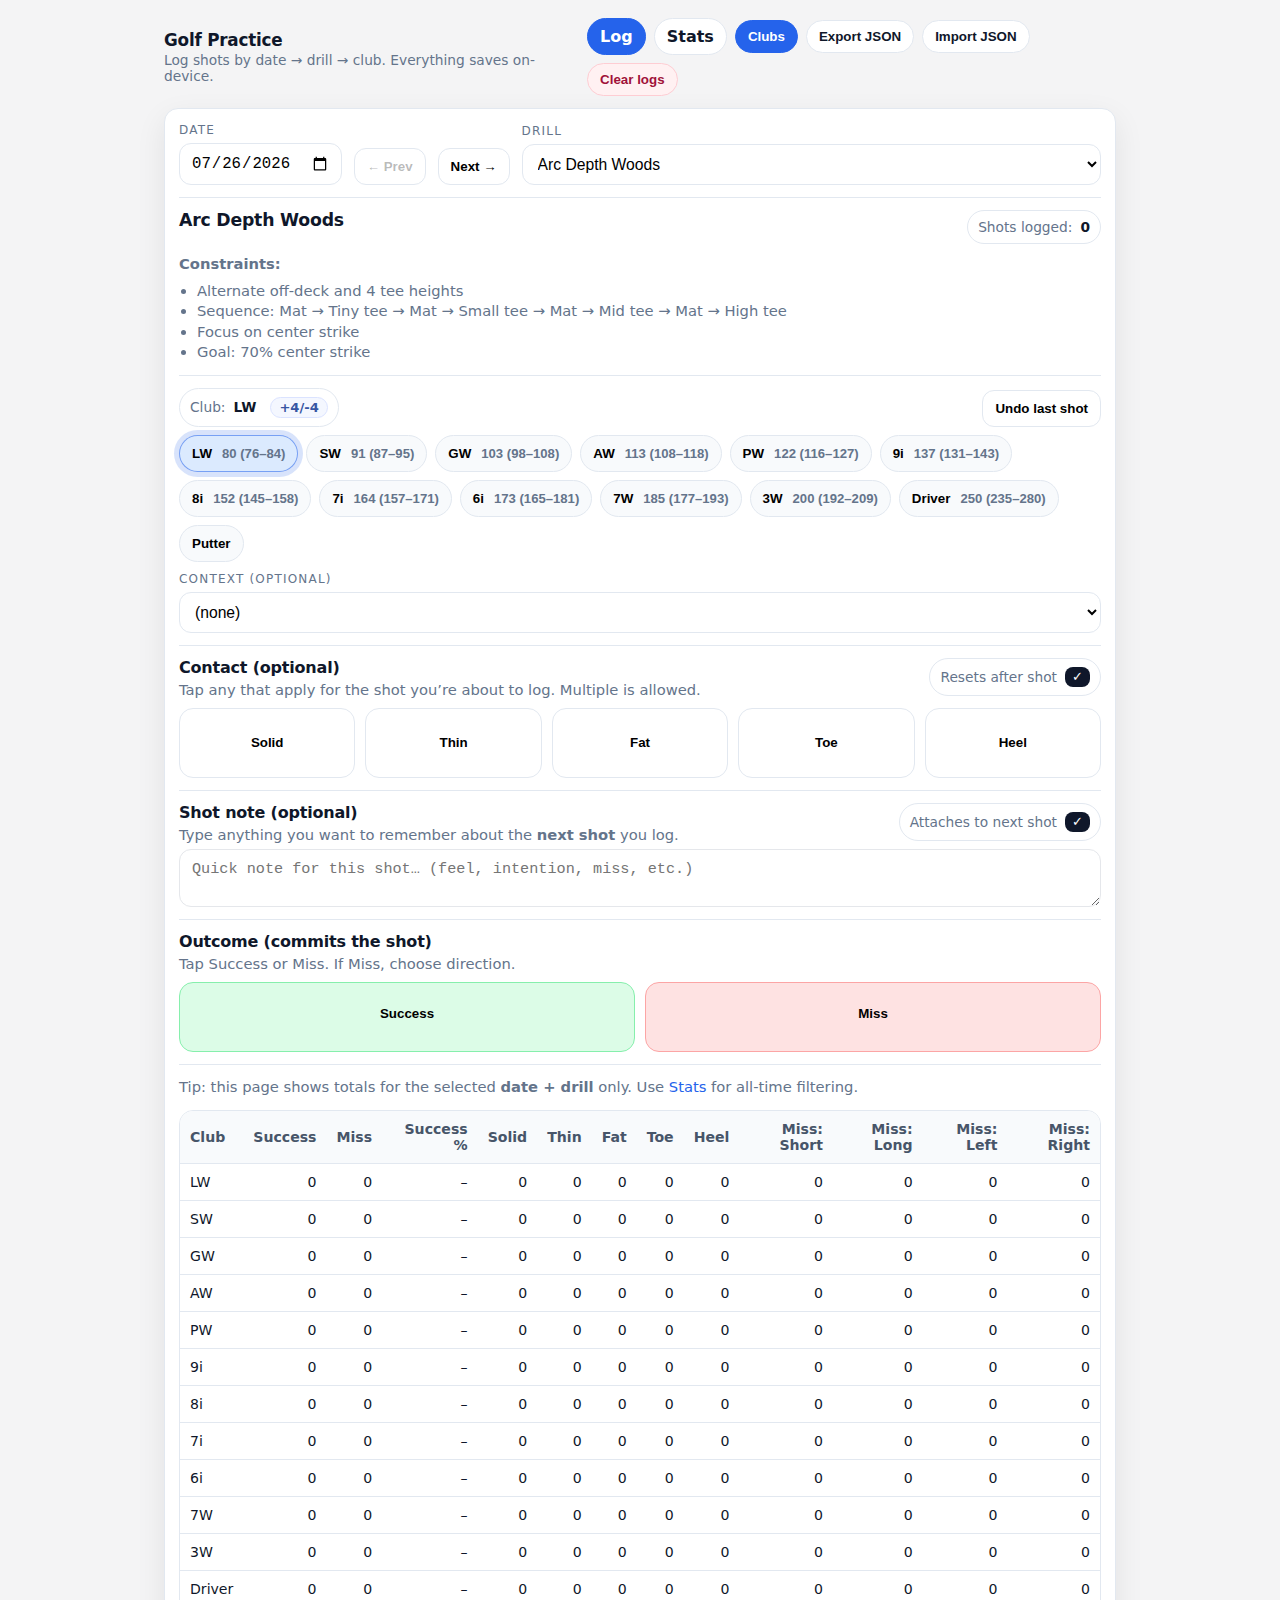
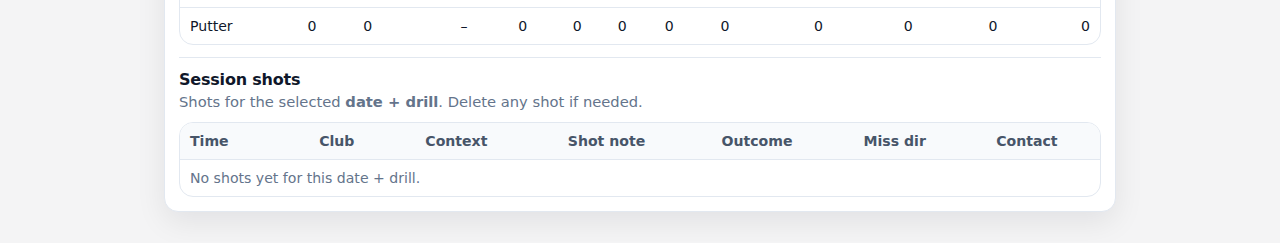
<file: index.html>
<!doctype html>
<html lang="en">
<head>
  <meta charset="UTF-8" />
  <meta name="viewport" content="width=device-width,initial-scale=1" />
  <title>Golf Practice – Log</title>
  <link rel="stylesheet" href="./styles.css" />
</head>
<body>
  <div class="shell">
    <div class="topbar">
      <div class="brand">
        <div class="title">Golf Practice</div>
        <div class="sub">Log shots by date → drill → club. Everything saves on-device.</div>
      </div>
      <div class="nav">
        <a class="active" href="./index.html">Log</a>
        <a href="./stats.html">Stats</a>
        <button id="btnClubs" class="primary">Clubs</button>
        <button id="btnExportJson" class="btn">Export JSON</button>
        <button id="btnImportJson" class="btn">Import JSON</button>
        <button id="btnClearLogs" class="btn red" title="Clears all shots on this device (clubs/drills stay)">Clear logs</button>
        <input id="importJsonFile" type="file" accept="application/json" class="hidden" />
      </div>
    </div>

    <div class="card">
      <div class="row">
        <div class="field">
          <label class="small">Date</label>
          <input id="date" type="date" />
        </div>
        <button id="btnPrev" class="btn" title="Previous drill">← Prev</button>
        <button id="btnNext" class="btn" title="Next drill">Next →</button>

        <div class="field" style="flex:1; min-width:220px;">
          <label class="small">Drill</label>
          <select id="drill"></select>
        </div>
      </div>

      <div class="hr"></div>

      <div class="header">
        <div>
          <h2 id="drillTitle">Pick a drill</h2>
          <p id="drillDesc">Select a drill above. Then pick a club and start logging shots.</p>
        </div>
        <div class="badge" title="This is the total shots logged for this date + drill">
          Shots logged: <strong id="shotCount">0</strong>
        </div>
      </div>

      <div id="constraints" class="summary"></div>

      <div class="hr"></div>

      <div class="row" style="justify-content:space-between; gap:10px;">
        <div class="badge clubChip">Club: <strong id="clubLabel">None</strong><span id="clubLR" class="clubLR"></span></div>
        <button id="btnUndo" class="btn" title="Delete the last logged shot for this date+drill">Undo last shot</button>
      </div>

      <div id="clubPills" class="pills"></div>

      <!-- Context (optional; only shows for certain drills) -->
      <div id="contextWrap" class="row hidden" style="margin-top:10px;">
        <div class="field" style="flex:1; min-width:220px;">
          <label class="small">Context (optional)</label>
          <select id="contextSelect"></select>
        </div>
      </div>

      <div class="hr"></div>

      <div id="contactSection">

      <div class="header" style="margin-bottom:6px;">
        <div>
          <h2 style="font-size:1rem; margin:0;">Contact (optional)</h2>
          <p style="margin:4px 0 0;">Tap any that apply for the shot you’re about to log. Multiple is allowed.</p>
        </div>
        <div class="badge" title="These tags reset after each logged shot">
          Resets after shot <code class="kbd">✓</code>
        </div>
      </div>

      <div class="grid" id="contactGrid"></div>

    </div>

      <div class="hr"></div>

      <div class="header" style="margin-bottom:6px;">
        <div>
          <h2 style="font-size:1rem; margin:0;">Shot note (optional)</h2>
          <p style="margin:4px 0 0;">Type anything you want to remember about the <strong>next shot</strong> you log.</p>
        </div>
        <div style="display:flex; gap:8px; align-items:center; flex-wrap:wrap; justify-content:flex-end;">
          <div class="badge" title="This note attaches to the next committed shot">
            Attaches to next shot <code class="kbd">✓</code>
          </div>
          <div id="shotNoteAttachedBadge" class="badge noteAttached hidden" aria-live="polite">
            🔖 note attached
          </div>
        </div>
      </div>

      <div class="row" style="align-items:flex-start; gap:10px;">
        <textarea id="shotNoteInput" class="textarea" rows="2" placeholder="Quick note for this shot… (feel, intention, miss, etc.)"></textarea>
      </div>

      <div class="hr"></div>

      <div class="header" style="margin-bottom:6px;">
        <div>
          <h2 style="font-size:1rem; margin:0;">Outcome (commits the shot)</h2>
          <p style="margin:4px 0 0;">Tap Success or Miss. If Miss, choose direction.</p>
        </div>
      </div>

      <div class="grid">
        <button class="tile good" id="btnSuccess">Success <span></span></button>
        <button class="tile bad" id="btnMiss">Miss <span></span></button>
      </div>

      <div id="missDirWrap" class="hidden">
        <div class="hr"></div>
        <div class="header" style="margin-bottom:6px;">
          <div>
            <h2 style="font-size:1rem; margin:0;">Miss direction</h2>
            <p style="margin:4px 0 0;">Only required after tapping Miss.</p>
          </div>
        </div>
        <div class="grid" id="missGrid"></div>
      </div>

      <div class="hr"></div>

<!-- Session Summary (read-only) -->
      <div class="sessionSummary" id="sessionSummary" aria-live="polite">
        <div class="sessionSummaryHeader">
          <div>
            <div class="kicker">Session summary</div>
            <div class="sessionSummaryTitle" id="ssTitle">—</div>
          </div>
          <div class="badge" title="Based on selected date + drill + club">
            Today: <strong id="ssTodayPct">–</strong>
          </div>
        </div>

        <div class="sessionSummaryGrid">
          <div class="ssBlock">
            <div class="ssLabel">Success</div>
            <div class="ssBig"><span id="ssSuccessFrac">–</span> <span class="ssPct" id="ssSuccessPct"> </span></div>
          </div>

          <div class="ssBlock">
            <div class="ssLabel">30-day avg (club)</div>
            <div class="ssBig"><span id="ssAvg30">–</span></div>
          </div>

          <div class="ssBlock">
            <div class="ssLabel">Most common miss</div>
            <div class="ssBig"><span id="ssCommonMiss">–</span></div>
          </div>

          <div class="ssBlock">
            <div class="ssLabel">Contact trend</div>
            <div class="ssBig"><span id="ssContactTrend">–</span></div>
          </div>
        </div>

        <div class="ssArrows">
          <div class="ssArrowRow">
            <div class="ssArrow"><span class="arr">←</span> Left <strong id="ssMissLeft">0</strong></div>
            <div class="ssArrow"><span class="arr">→</span> Right <strong id="ssMissRight">0</strong></div>
          </div>
          <div class="ssArrowRow">
            <div class="ssArrow"><span class="arr">↓</span> Short <strong id="ssMissShort">0</strong></div>
            <div class="ssArrow"><span class="arr">↑</span> Long <strong id="ssMissLong">0</strong></div>
          </div>
        </div>
      </div>

<div class="summary" id="summary">
        Tip: this page shows totals for the selected <strong>date + drill</strong> only. Use <a href="./stats.html">Stats</a> for all-time filtering.
      </div>

      <div class="table-wrap">
        <table>
          <thead>
            <tr>
              <th>Club</th>
              <th>Success</th>
              <th>Miss</th>
              <th>Success %</th>
              <th>Solid</th>
              <th>Thin</th>
              <th>Fat</th>
              <th>Toe</th>
              <th>Heel</th>
              <th>Miss: Short</th>
              <th>Miss: Long</th>
              <th>Miss: Left</th>
              <th>Miss: Right</th>
            </tr>
          </thead>
          <tbody id="clubTableBody"></tbody>
        </table>
      </div>
      <div class="hr"></div>
      <div class="header" style="margin-bottom:6px;">
        <div>
          <h2 style="font-size:1rem; margin:0;">Session shots</h2>
          <p style="margin:4px 0 0;">Shots for the selected <strong>date + drill</strong>. Delete any shot if needed.</p>
        </div>
      </div>
      <div class="table-wrap">
        <table>
          <thead>
            <tr>
              <th>Time</th>
              <th>Club</th>
              <th>Context</th>
              <th>Shot note</th>
              <th>Outcome</th>
              <th>Miss dir</th>
              <th>Contact</th>
              <th></th>
            </tr>
          </thead>
          <tbody id="sessionShotsBody"></tbody>
        </table>
      </div>


      
    </div>
  </div>

  <div id="toast" class="toast"></div>

  <!-- Clubs modal -->
  <div id="modalBackdrop" class="modal-backdrop" aria-hidden="true">
    <div class="modal" role="dialog" aria-modal="true" aria-label="Club settings">
      <div class="modal-title">
        <div>
          <h3>Clubs</h3>
          <p>Edit your club list and carry references. Changes affect pills + stats going forward.</p>
        </div>
        <div class="actions">
          <button id="btnAddClub" class="btn">Add club</button>
          <button id="btnCloseModal" class="btn blue">Done</button>
        </div>
      </div>

      <div class="mini-grid" style="margin-top:12px;">
        <div class="field"><label class="small">Name</label></div>
        <div class="field"><label class="small">Loft</label></div>
        <div class="field"><label class="small">Carry avg</label></div>
        <div class="field"><label class="small">Min</label></div>
        <div class="field"><label class="small">Max</label></div>
      </div>

      <div id="clubsEditor"></div>

      <div class="hr"></div>
      <div class="row" style="justify-content:space-between;">
        <button id="btnResetClubs" class="btn red">Reset to defaults</button>
        <button id="btnSaveClubs" class="btn blue">Save changes</button>
      </div>

      <div class="hint">
        IDs are auto-generated from name. If you rename a club, older shots keep their stored clubId;
        the app will still display the stored name where possible.
      </div>
    </div>
  </div>

  <script type="module" src="./log.js"></script>
</body>
</html>
</file>
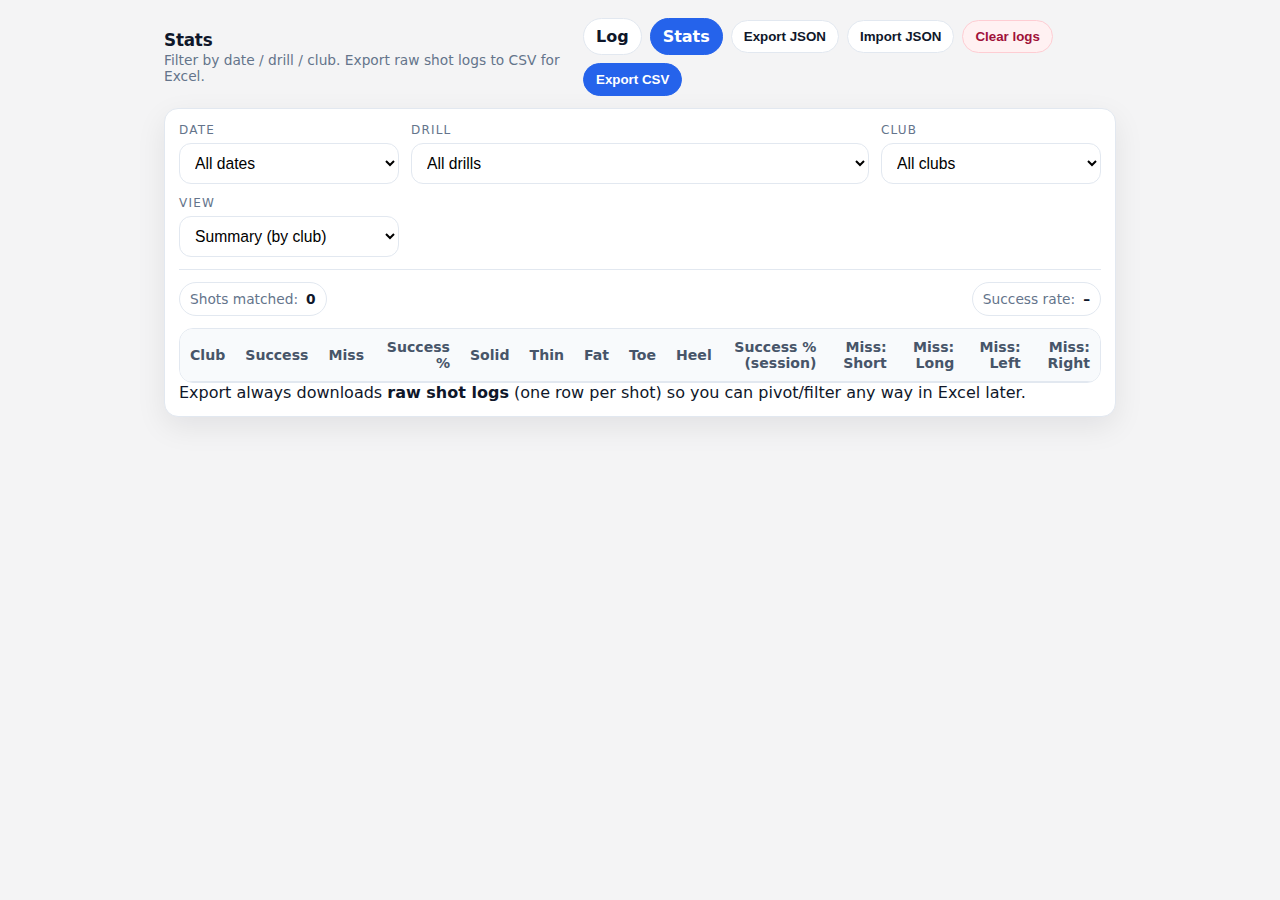
<file: stats.html>
<!doctype html>
<html lang="en">
<head>
  <meta charset="UTF-8" />
  <meta name="viewport" content="width=device-width,initial-scale=1" />
  <title>Golf Practice – Stats</title>
  <link rel="stylesheet" href="./styles.css" />
</head>
<body>
  <div class="shell">
    <div class="topbar">
      <div class="brand">
        <div class="title">Stats</div>
        <div class="sub">Filter by date / drill / club. Export raw shot logs to CSV for Excel.</div>
      </div>
      <div class="nav">
        <a href="./index.html">Log</a>
        <a class="active" href="./stats.html">Stats</a>
        <button id="btnExportJsonStats">Export JSON</button>
        <button id="btnImportJsonStats">Import JSON</button>
        <input id="importJsonFileStats" type="file" accept="application/json" class="hidden" />
        <button id="btnClearLogsStats" class="btn red" title="Clears all shots on this device (clubs/drills stay)">Clear logs</button>
        <button id="btnExport" class="primary">Export CSV</button>
      </div>
    </div>

    <div class="card">
      <div class="row">
        <div class="field" style="min-width:220px;">
          <label class="small">Date</label>
          <select id="dateMode">
            <option value="all">All dates</option>
            <option value="single">Single date</option>
          </select>
        </div>
        <div class="field" id="singleDateField" style="display:none;">
          <label class="small">Pick date</label>
          <input id="singleDate" type="date" />
        </div>

        <div class="field" style="flex:1; min-width:240px;">
          <label class="small">Drill</label>
          <select id="drillFilter"></select>
        </div>

        <div class="field" style="min-width:220px;">
          <label class="small">Club</label>
          <select id="clubFilter"></select>
        </div>

        <div class="field" style="min-width:220px;">
          <label class="small">View</label>
          <select id="viewMode">
            <option value="byClub">Summary (by club)</option>
            <option value="byDrill">Summary (by drill)</option>
            <option value="byDate">Summary (by date)</option>
            <option value="raw">Raw shots</option>
          </select>
        </div>
      </div>

      <div class="hr"></div>

      <div class="row" style="justify-content:space-between;">
        <div class="badge">Shots matched: <strong id="matchCount">0</strong></div>
        <div class="badge">Success rate: <strong id="successRate">–</strong></div>
      </div>

      <div class="table-wrap">
        <table>
          <thead id="thead"></thead>
          <tbody id="tbody"></tbody>
        </table>
      </div>

      <div class="hint">
        Export always downloads <strong>raw shot logs</strong> (one row per shot) so you can pivot/filter any way in Excel later.
      </div>
    </div>
  </div>

  <div id="toast" class="toast"></div>
  <script type="module" src="./stats.js"></script>
</body>
</html>
</file>
<file: styles.css>
:root{
  --bg:#f4f4f5;
  --card:#ffffff;
  --text:#0f172a;
  --muted:#64748b;
  --border:#e2e8f0;
  --shadow: 0 10px 30px rgba(2,6,23,.08);
  --blue:#2563eb;
  --blue2:#1d4ed8;
  --green:#16a34a;
  --red:#dc2626;
  --orange:#f97316;
  --pill:#f8fafc;
  --pillActive:#dbeafe;
  --radius:14px;
  --radius2:999px;
  --mono: ui-monospace, SFMono-Regular, Menlo, Monaco, Consolas, "Liberation Mono", "Courier New", monospace;
}

*{box-sizing:border-box}
html,body{height:100%}
body{
  margin:0;
  font-family: system-ui, -apple-system, Segoe UI, Roboto, Helvetica, Arial, "Apple Color Emoji","Segoe UI Emoji";
  background:var(--bg);
  color:var(--text);
}

a{color:var(--blue); text-decoration:none}
a:hover{text-decoration:underline}

.shell{
  max-width: 980px;
  margin: 0 auto;
  padding: 18px 14px 30px;
}

.topbar{
  display:flex;
  align-items:center;
  justify-content:space-between;
  gap:12px;
  margin-bottom: 12px;
}

.brand{
  display:flex; flex-direction:column; gap:2px;
}
.brand .title{font-weight:800; letter-spacing:-.2px; font-size:1.05rem}
.brand .sub{font-size:.86rem; color:var(--muted)}

.nav{
  display:flex; gap:8px; align-items:center; flex-wrap:wrap;
}
.nav a, .nav button{
  border:1px solid var(--border);
  background: var(--card);
  border-radius: var(--radius2);
  padding: 8px 12px;
  cursor:pointer;
  font-weight:650;
  color: var(--text);
}
.nav a.active, .nav button.primary{
  background: var(--blue);
  border-color: var(--blue);
  color:#fff;
}
.nav a.active:hover, .nav button.primary:hover{background:var(--blue2); border-color:var(--blue2)}
.nav button:hover, .nav a:hover{background:#f1f5f9; text-decoration:none}

.card{
  background: var(--card);
  border: 1px solid var(--border);
  border-radius: var(--radius);
  box-shadow: var(--shadow);
  padding: 14px;
}

.row{
  display:flex;
  flex-wrap:wrap;
  align-items:flex-end;
  gap:12px;
}

.field{
  display:flex;
  flex-direction:column;
  gap:6px;
  min-width: 160px;
}
label.small{
  font-size:.75rem;
  color: var(--muted);
  letter-spacing:.1em;
  text-transform:uppercase;
}
input[type="date"], select, input[type="text"], input[type="number"]{
  border:1px solid var(--border);
  border-radius: 12px;
  background:#fff;
  padding: 10px 11px;
  font-size: .98rem;
  outline:none;
}
input[type="date"]:focus, select:focus, input:focus{
  border-color: rgba(37,99,235,.55);
  box-shadow: 0 0 0 5px rgba(37,99,235,.18);
}

.btn{
  border:1px solid var(--border);
  background: #fff;
  border-radius: 12px;
  padding: 10px 12px;
  cursor:pointer;
  font-weight:650;
}
.btn:hover{background:#f1f5f9}
.btn:active{transform: translateY(1px)}
.btn.ghost{background:transparent}
.btn.blue{background:var(--blue); border-color:var(--blue); color:#fff}
.btn.blue:hover{background:var(--blue2); border-color:var(--blue2)}
.btn.red{background:#fff1f2; border-color:#fecdd3; color:#9f1239}
.btn.red:hover{background:#ffe4e6}
.btn.green{background:#ecfdf5; border-color:#bbf7d0; color:#166534}
.btn.green:hover{background:#dcfce7}
.btn.orange{background:#fff7ed; border-color:#fed7aa; color:#9a3412}
.btn.orange:hover{background:#ffedd5}

.header{
  display:flex;
  justify-content:space-between;
  align-items:flex-start;
  gap:12px;
  margin-bottom: 10px;
}
.header h2{
  margin:0;
  font-size: 1.08rem;
  letter-spacing:-.2px;
}
.header p{margin:4px 0 0; color:var(--muted); font-size:.92rem}

.pills{
  display:flex;
  flex-wrap:wrap;
  gap:8px;
  margin-top: 8px;
}
.pill{
  display:flex;
  align-items:center;
  gap:10px;
  padding: 10px 12px;
  border:1px solid var(--border);
  background: var(--pill);
  border-radius: var(--radius2);
  cursor:pointer;
  user-select:none;
  font-weight:750;
}
.pill small{
  font-weight:650;
  color: var(--muted);
  font-size:.82rem;
}
.pill.active{
  border-color: rgba(37,99,235,.55);
  background: var(--pillActive);
  box-shadow: 0 0 0 5px rgba(37,99,235,.18);
}
.pill:active{transform: translateY(1px)}

.grid{
  display:grid;
  grid-template-columns: repeat(auto-fit, minmax(130px, 1fr));
  gap:10px;
  margin-top: 10px;
}

.tile{
  border:1px solid var(--border);
  background:#fff;
  border-radius: 14px;
  padding: 12px;
  cursor:pointer;
  text-align:center;
  font-weight:800;
  display:flex;
  flex-direction:column;
  gap:6px;
  align-items:center;
  justify-content:center;
  min-height: 70px;
}
.tile span{font-size:.82rem; font-weight:700; color: var(--muted)}
.tile:hover{background:#f8fafc}
.tile.active{
  outline: 3px solid rgba(37,99,235,.35);
  box-shadow: 0 0 0 5px rgba(37,99,235,.12);
}

.tile.good{border-color:#86efac; background:#dcfce7}
.tile.bad{border-color:#fca5a5; background:#fee2e2}
.tile.warn{border-color:#fed7aa; background:#fff7ed}

.hr{height:1px; background:var(--border); margin: 12px 0}

.summary{
  color: var(--muted);
  font-size: .92rem;
  line-height:1.4;
}

.badge{
  display:inline-flex;
  align-items:center;
  gap:8px;
  border:1px solid var(--border);
  background:#fff;
  padding: 8px 10px;
  border-radius: var(--radius2);
  color: var(--muted);
  font-size: .86rem;
  white-space:nowrap;
}
.badge strong{color:var(--text)}

/* Subtle post-commit indicator when a shot note is attached */
.badge.noteAttached{
  background:#fff7ed;
  border-color:#fed7aa;
  color:#9a3412;
}
.badge.noteAttached.pop{
  animation: noteAttachedPop 1.4s ease both;
}
@keyframes noteAttachedPop{
  0%{opacity:0; transform:translateY(2px)}
  18%{opacity:1; transform:translateY(0)}
  80%{opacity:1; transform:translateY(0)}
  100%{opacity:0; transform:translateY(-1px)}
}

.table-wrap{
  margin-top: 12px;
  border: 1px solid var(--border);
  border-radius: 14px;
  overflow-x: auto;
  overflow-y: hidden;
  -webkit-overflow-scrolling: touch;
}
table{
  width:100%;
  border-collapse: collapse;
  font-size: .88rem;
}
th,td{
  padding: 10px 10px;
  border-bottom: 1px solid var(--border);
  text-align:right;
}
th:first-child, td:first-child{ text-align:left; }
th{
  background:#f8fafc;
  color:#475569;
  font-weight:800;
}
tr:last-child td{border-bottom:none}

.toast{
  position: fixed;
  left: 50%;
  bottom: 18px;
  transform: translateX(-50%);
  background: rgba(15,23,42,.92);
  color:#fff;
  padding: 10px 12px;
  border-radius: 12px;
  font-weight:650;
  font-size:.92rem;
  box-shadow: 0 10px 25px rgba(2,6,23,.25);
  opacity:0;
  pointer-events:none;
  transition: opacity .18s ease, transform .18s ease;
}
.toast.show{opacity:1; transform: translateX(-50%) translateY(-2px);}

.modal-backdrop{
  position:fixed; inset:0;
  background: rgba(2,6,23,.42);
  display:none;
  align-items:flex-end;
  justify-content:center;
  padding: 14px;
}
.modal-backdrop.show{display:flex}
.modal{
  width: min(980px, 100%);
  background:#fff;
  border-radius: 18px;
  border:1px solid var(--border);
  box-shadow: 0 20px 60px rgba(2,6,23,.25);
  padding: 14px;
  max-height: 86vh;
  overflow:auto;
}
.modal .modal-title{
  display:flex; justify-content:space-between; align-items:flex-start; gap:12px;
}
.modal h3{margin:0; font-size: 1.05rem}
.modal p{margin:4px 0 0; color:var(--muted); font-size:.92rem}
.modal .actions{display:flex; gap:8px; align-items:center; flex-wrap:wrap}
.mini-grid{
  display:grid;
  grid-template-columns: 1.2fr .8fr .8fr .8fr .9fr;
  gap:10px;
  margin-top: 12px;
}
.mini-grid .field{min-width:auto}
code.kbd{
  font-family: var(--mono);
  background:#0f172a;
  color:#fff;
  padding: 2px 7px;
  border-radius: 8px;
  font-size:.82rem;
}

@media (max-width: 720px){
  .shell{padding: 14px 10px 26px}
  .mini-grid{grid-template-columns: 1fr 1fr; }
  .badge{width:100%; justify-content:space-between}
}

.hidden{display:none !important;}


/* --- Patch: notes + compact club chip --- */
.badge.clubChip{flex:0; display:inline-flex; align-items:center; gap:8px; white-space:nowrap}
.clubLR{margin-left:6px; padding:2px 8px; border-radius:999px; border:1px solid #dbe3ff; background:#f4f7ff; color:#3756a3; font-weight:600; font-size:.82rem}
.textarea{width:100%; border:1px solid #e5e7eb; border-radius:12px; padding:10px 12px; font-size:0.95rem; resize:vertical; background:#fff}


/* Notes list */
.notesList{margin-top:10px; display:flex; flex-direction:column; gap:8px;}
.noteItem{border:1px solid var(--border); background:#fff; border-radius:12px; padding:10px 12px; display:flex; justify-content:space-between; gap:10px; align-items:flex-start}
.noteItem .meta{color:var(--muted); font-size:.82rem; white-space:nowrap; margin-left:10px}
.noteItem .text{white-space:pre-wrap; line-height:1.35}
.noteItem button{border:1px solid var(--border); background:#fff; border-radius:10px; padding:6px 8px; cursor:pointer}
.noteItem button:hover{background:#f1f5f9}


/* --- Session Summary card --- */
.sessionSummary{
  margin-top: 12px;
  border: 1px solid var(--border);
  border-radius: 14px;
  background: #f8fafc;
  padding: 12px;
}
.sessionSummaryHeader{
  display:flex;
  justify-content:space-between;
  align-items:flex-start;
  gap:12px;
}
.sessionSummary .kicker{
  font-size:.72rem;
  letter-spacing:.12em;
  text-transform:uppercase;
  color: var(--muted);
  font-weight:800;
}
.sessionSummaryTitle{
  margin-top:4px;
  font-weight:900;
  letter-spacing:-.2px;
}
.sessionSummaryGrid{
  display:grid;
  grid-template-columns: repeat(auto-fit, minmax(170px, 1fr));
  gap:10px;
  margin-top:10px;
}
.ssBlock{
  background:#fff;
  border:1px solid var(--border);
  border-radius: 12px;
  padding: 10px 10px;
}
.ssLabel{
  color: var(--muted);
  font-size:.78rem;
  letter-spacing:.08em;
  text-transform:uppercase;
  font-weight:800;
}
.ssBig{
  margin-top:6px;
  font-size: 1.05rem;
  font-weight: 950;
  letter-spacing:-.2px;
}
.ssBig .ssPct{
  color: var(--muted);
  font-size:.92rem;
  font-weight:800;
  margin-left:6px;
}
.ssArrows{
  margin-top:10px;
  display:flex;
  gap:10px;
  flex-wrap:wrap;
}
.ssArrowRow{
  display:flex;
  gap:10px;
  flex:1;
  min-width: 220px;
}
.ssArrow{
  flex:1;
  background:#fff;
  border:1px solid var(--border);
  border-radius: 999px;
  padding: 8px 10px;
  display:flex;
  align-items:center;
  justify-content:space-between;
  font-weight:850;
}
.ssArrow .arr{
  display:inline-flex;
  width: 22px;
  height: 22px;
  align-items:center;
  justify-content:center;
  border-radius:999px;
  background:#eef2ff;
  border:1px solid #dbeafe;
  margin-right:8px;
}
.ssNotes{ margin-top:10px; }
.ssNotesList{ margin-top:8px; display:flex; flex-direction:column; gap:8px;}
.ssNote{
  background:#fff;
  border:1px solid var(--border);
  border-radius: 12px;
  padding: 9px 10px;
  display:flex;
  justify-content:space-between;
  gap:10px;
}
.ssNote .t{white-space:pre-wrap; line-height:1.35; font-weight:750;}
.ssNote .m{color:var(--muted); font-size:.82rem; white-space:nowrap;}


.btn.small{padding:6px 8px; border-radius:10px; font-weight:750; font-size:.86rem}
</file>
